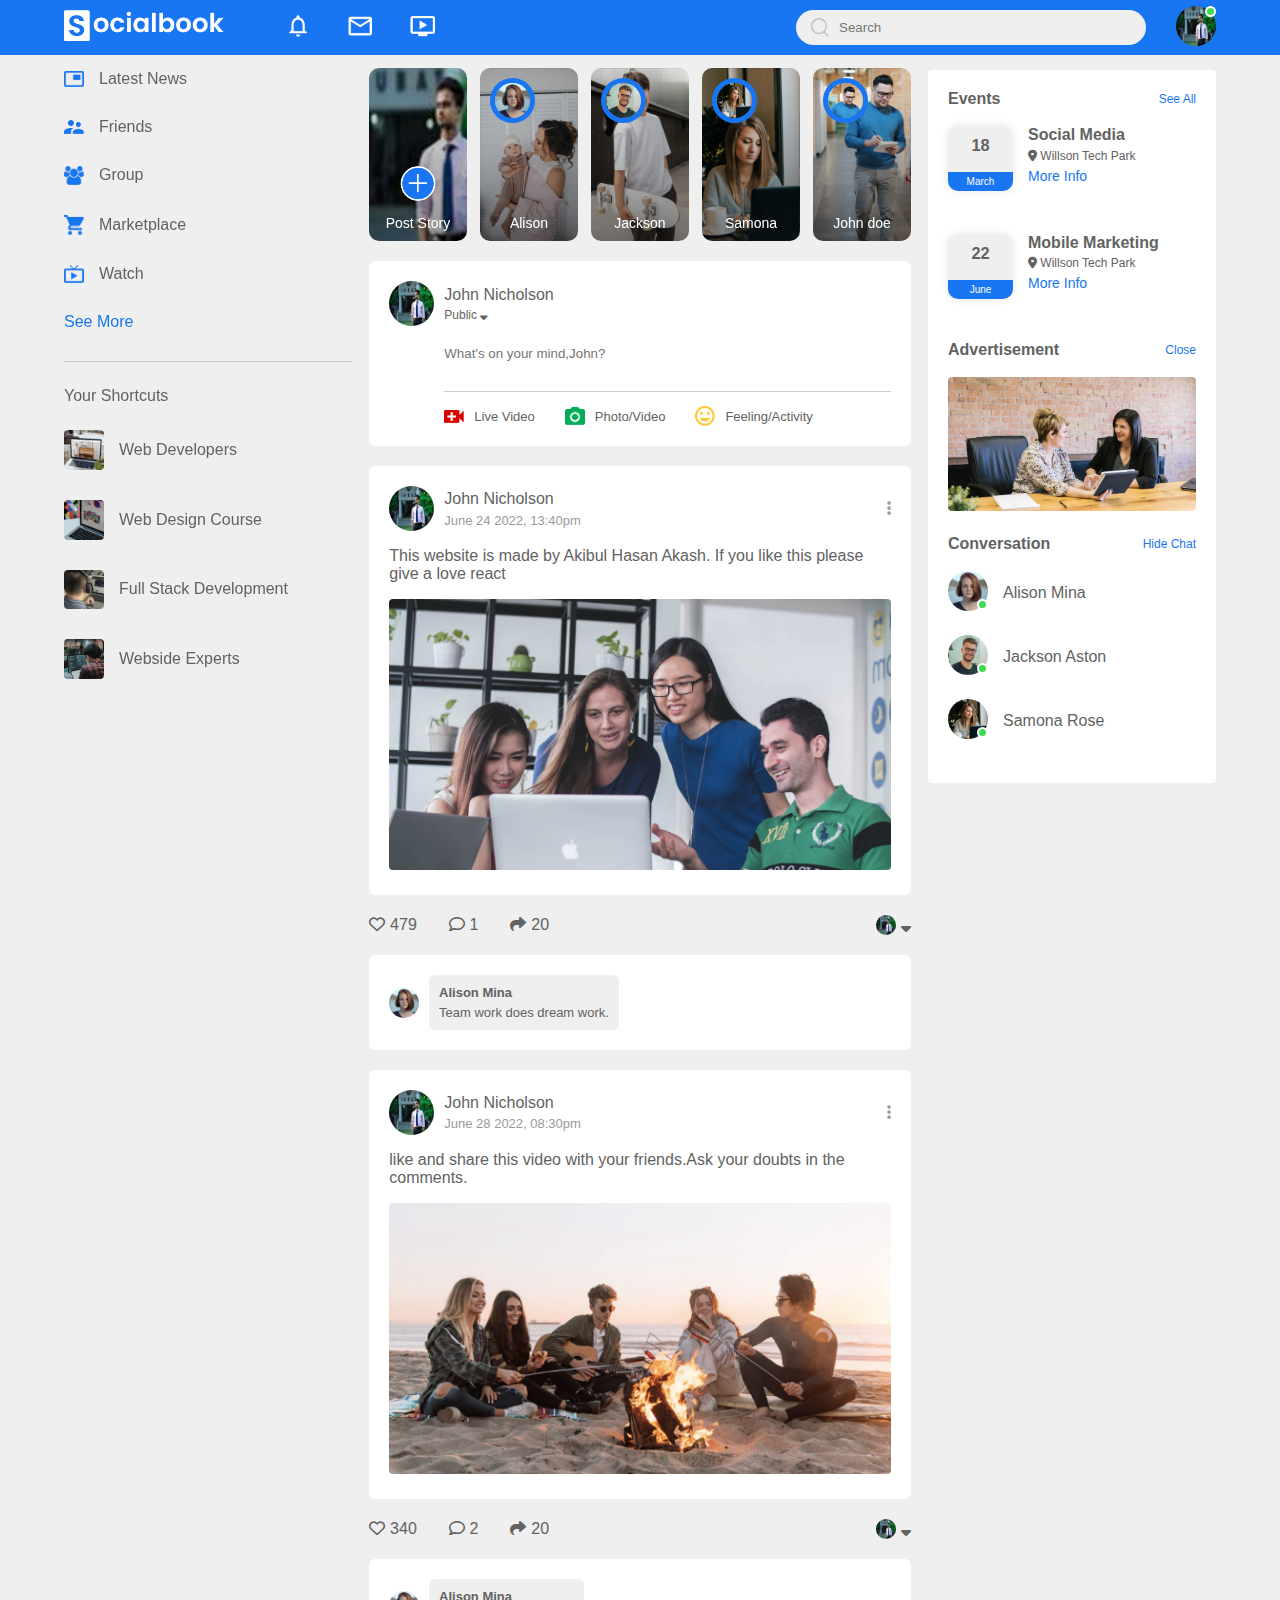
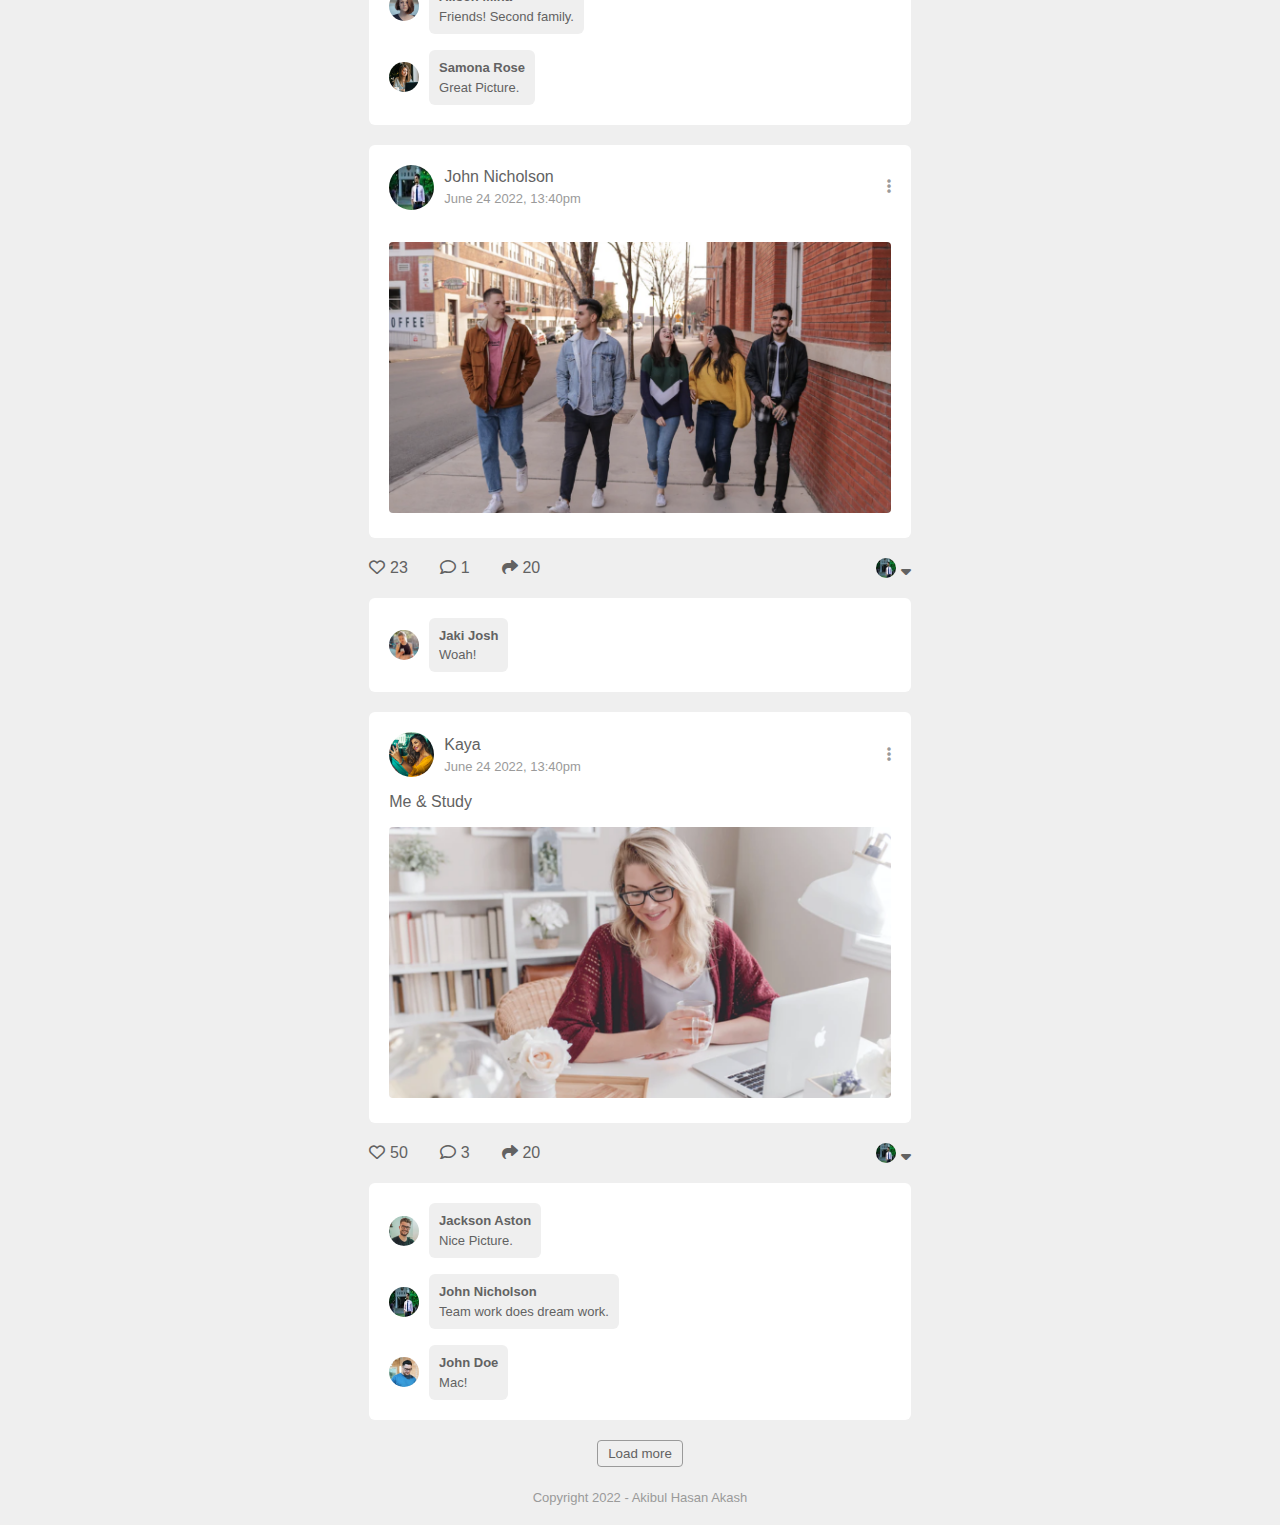
<file: index.html>
<!DOCTYPE html>
<html lang="en">

<head>
	<meta charset="utf-8" />
	<meta http-equiv="X-UA-Compatible" content="IE=edge" />
	<meta name="viewport" content="width=device-width,initial=1.0" />
	<title>SocialBook</title>
	<link rel="icon" type="image/svg+xml" href="images/favicon.svg" />
	<link rel="stylesheet" type="text/css" href="css/style.css" />
	<link rel="stylesheet" type="text/css"
		href="https://cdnjs.cloudflare.com/ajax/libs/font-awesome/6.2.0/css/all.min.css" />
</head>

<body>
	<nav>
		<div class="nav-left">
			<a href="index.html">
				<img src="images/logo.png" class="logo" />
			</a>
			<ul>
				<li><img src="images/notification.png" /></li>
				<li><img src="images/inbox.png" /></li>
				<li><img src="images/video.png" /></li>
			</ul>
		</div>
		<div class="nav-right">
			<div class="search-box">
				<img src="images/search.png" />
				<input type="text" placeholder="Search" />
			</div>
			<div class="nav-user-icon online" onclick="settingsMenuToggle()">
				<img src="images/profile-pic.png" />
			</div>
		</div>

		<!------- settings-menu ------------->
		<div class="settings-menu">
			<div id="dark-btn">
				<span></span>
			</div>

			<div class="settings-meni-inner">
				<div class="user-profile">
					<img src="images/profile-pic.png" />
					<div>
						<p>John Nicholson</p>
						<a href="profile.html">See your profile</a>
					</div>
				</div>
				<hr />

				<div class="user-profile">
					<img src="images/feedback.png" />
					<div>
						<p>Give Feedback</p>
						<a href="#">Help us to improve the new design</a>
					</div>
				</div>
				<hr />

				<div class="settings-link">
					<img src="images/setting.png" class="settings-icon" />
					<a href="#">Settings & Privacy<img src="images/arrow.png" width="10px" /></a>
				</div>
				<div class="settings-link">
					<img src="images/help.png" class="settings-icon" />
					<a href="#">Help & Support<img src="images/arrow.png" width="10px" /></a>
				</div>
				<div class="settings-link">
					<img src="images/display.png" class="settings-icon" />
					<a href="#">Display & Accessibility<img src="images/arrow.png" width="10px" /></a>
				</div>
				<div class="settings-link">
					<img src="images/logout.png" class="settings-icon" />
					<a href="#">Logout<img src="images/arrow.png" width="10px" /></a>
				</div>
			</div>
		</div>
	</nav>

	<div class="container">
		<!----------left-sidebar---------->
		<div class="left-sidebar">
			<div class="imp-link">
				<a href="#"><img src="images/news.png" />Latest News</a>
				<a href="#"><img src="images/friends.png" />Friends</a>
				<a href="#"><img src="images/group.png" />Group</a>
				<a href="#"><img src="images/marketplace.png" />Marketplace</a>
				<a href="#"><img src="images/watch.png" />Watch</a>
				<a href="#">See More</a>
			</div>

			<div class="shortcut-links">
				<p>Your Shortcuts</p>
				<a href="#"><img src="images/shortcut-1.png" /> Web Developers</a>
				<a href="#"><img src="images/shortcut-2.png" /> Web Design Course</a>
				<a href="#"><img src="images/shortcut-3.png" /> Full Stack Development</a>
				<a href="#"><img src="images/shortcut-4.png" /> Webside Experts</a>
			</div>
		</div>
		<!--------- main-content ---------->
		<div class="main-content">
			<div class="story-gallery">
				<div class="story story1">
					<img src="images/upload.png" />
					<p>Post Story</p>
				</div>
				<div class="story story2">
					<img src="images/member-1.png" />
					<p>Alison</p>
				</div>
				<div class="story story3">
					<img src="images/member-2.png" />
					<p>Jackson</p>
				</div>
				<div class="story story4">
					<img src="images/member-3.png" />
					<p>Samona</p>
				</div>
				<div class="story story5">
					<img src="images/member-4.png" />
					<p>John doe</p>
				</div>
			</div>

			<div class="write-post-container">
				<div class="user-profile">
					<img src="images/profile-pic.png" />
					<div>
						<p>John Nicholson</p>
						<small>Public <i class="fa-solid fa-sort-down"></i> </small>
					</div>
				</div>
				<div class="post-input-container">
					<textarea rows="3" placeholder="What's on your mind,John? "></textarea>
					<div class="add-post-links">
						<a href="#"><img src="images/live-video.png">Live Video</a>
							<a href="#"><img src="images/photo.png">Photo/Video</a>
							<a href="#"><img src="images/feeling.png">Feeling/Activity</a>
					</div>
				</div>
			</div>

			<div class="post-container">
				<div class="post-row">
					<div class="user-profile">
						<img src="images/profile-pic.png" />
						<div>
							<p>John Nicholson</p>
							<span>June 24 2022, 13:40pm</span>
						</div>
					</div>
					<a href="#"><i class="fa-solid fa-ellipsis-v"></i></a>
				</div>

				<p>
					This website is made by Akibul Hasan Akash. If you like this please
					give a love react
				</p>
				<img src="images/feed-image-1.png" class="post-img" />
			</div>

			<div class="post-row">
				<div class="activity-icons">
					<div>
						<i class="fa-regular fa-heart like-btn"></i> <span> 479 </span>
					</div>
					<div>
						<i class="fa-regular fa-comment comment-btn" data-target="cmnt-1"></i>
						<span> 1 </span>
					</div>
					<div>
						<i class="fa-solid fa-share share-btn"></i> <span> 20 </span>
					</div>
				</div>
				<div class="post-profile-icon">
					<img src="images/profile-pic.png" />
					<i class="fa-solid fa-sort-down"></i>
				</div>
			</div>
			<div class="comment-row">
				<div class="comment-box" id="cmnt-1">
					<input placeholder="Comment Here" type="text" />
					<span class="comment-submit-btn">Submit</span>
				</div>
				<div class="comments">
					<div class="prev-comment">
						<div class="post-profile-icon">
							<img src="images/member-1.png" />
						</div>
						<div class="right-half">
							<p>Alison Mina</p>
							<span>Team work does dream work.</span>
						</div>
					</div>
				</div>
			</div>

			<div class="post-container">
				<div class="post-row">
					<div class="user-profile">
						<img src="images/profile-pic.png" />
						<div>
							<p>John Nicholson</p>
							<span>June 28 2022, 08:30pm</span>
						</div>
					</div>
					<a href="#"><i class="fa-solid fa-ellipsis-v"></i></a>
				</div>

				<p>
					like and share this video with your friends.Ask your doubts in the
					comments.
				</p>
				<img src="images/feed-image-2.png" class="post-img" />
			</div>

			<div class="post-row">
				<div class="activity-icons">
					<div>
						<i class="fa-regular fa-heart like-btn"></i> <span> 340 </span>
					</div>
					<div>
						<i class="fa-regular fa-comment comment-btn" data-target="cmnt-2"></i>
						<span> 2 </span>
					</div>
					<div>
						<i class="fa-solid fa-share share-btn"></i> <span> 20 </span>
					</div>
				</div>
				<div class="post-profile-icon">
					<img src="images/profile-pic.png" />
					<i class="fa-solid fa-sort-down"></i>
				</div>
			</div>
			<div class="comment-row">
				<div class="comment-box" id="cmnt-2">
					<input placeholder="Comment Here" type="text" />
					<span class="comment-submit-btn">Submit</span>
				</div>
				<div class="comments">
					<div class="prev-comment">
						<div class="post-profile-icon">
							<img src="images/member-1.png" />
						</div>
						<div class="right-half">
							<p>Alison Mina</p>
							<span>Friends! Second family. </span>
						</div>
					</div>
					<div class="prev-comment">
						<div class="post-profile-icon">
							<img src="images/member-3.png" />
						</div>
						<div class="right-half">
							<p>Samona Rose</p>
							<span>Great Picture. </span>
						</div>
					</div>
				</div>
			</div>

			<div class="post-container">
				<div class="post-row">
					<div class="user-profile">
						<img src="images/profile-pic.png" />
						<div>
							<p>John Nicholson</p>
							<span>June 24 2022, 13:40pm</span>
						</div>
					</div>
					<a href="#"><i class="fa-solid fa-ellipsis-v"></i></a>
				</div>

				<p></p>
				<img src="images/feed-image-3.png" class="post-img" />
			</div>

			<div class="post-row">
				<div class="activity-icons">
					<div>
						<i class="fa-regular fa-heart like-btn"></i> <span> 23 </span>
					</div>
					<div>
						<i class="fa-regular fa-comment comment-btn" data-target="cmnt-3"></i>
						<span> 1 </span>
					</div>
					<div>
						<i class="fa-solid fa-share share-btn"></i> <span> 20 </span>
					</div>
				</div>
				<div class="post-profile-icon">
					<img src="images/profile-pic.png" />
					<i class="fa-solid fa-sort-down"></i>
				</div>
			</div>
			<div class="comment-row">
				<div class="comment-box" id="cmnt-3">
					<input placeholder="Comment Here" type="text" />
					<span class="comment-submit-btn">Submit</span>
				</div>
				<div class="comments">
					<div class="prev-comment">
						<div class="post-profile-icon">
							<img src="images/member-6.png" />
						</div>
						<div class="right-half">
							<p>Jaki Josh</p>
							<span>Woah!</span>
						  </div>
					</div>
				</div>
			</div>

			<div class="post-container">
				<div class="post-row">
					<div class="user-profile">
						<img src="images/member-8.png" />
						<div>
							<p>Kaya</p>
							<span>June 24 2022, 13:40pm</span>
						</div>
					</div>
					<a href="#"><i class="fa-solid fa-ellipsis-v"></i></a>
				</div>

				<p>Me & Study</p>
				<img src="images/feed-image-4.png" class="post-img" />
			</div>

			<div class="post-row">
				<div class="activity-icons">
					<div>
						<i class="fa-regular fa-heart like-btn"></i> <span> 50 </span>
					</div>
					<div>
						<i class="fa-regular fa-comment comment-btn" data-target="cmnt-4"></i>
						<span> 3 </span>
					</div>
					<div>
						<i class="fa-solid fa-share share-btn"></i> <span> 20 </span>
					</div>
				</div>
				<div class="post-profile-icon">
					<img src="images/profile-pic.png" />
					<i class="fa-solid fa-sort-down"></i>
				</div>
			</div>
			<div class="comment-row">
				<div class="comment-box" id="cmnt-4">
					<input placeholder="Comment Here" type="text" />
					<span class="comment-submit-btn">Submit</span>
				</div>
				<div class="comments">
					<div class="prev-comment">
						<div class="post-profile-icon">
							<img src="images/member-2.png" />
						</div>
						<div class="right-half">
							<p>Jackson Aston</p>
							<span>Nice Picture.</span>
						  </div>
					</div>
					<div class="prev-comment">
						<div class="post-profile-icon">
							<img src="images/profile-pic.png" />
						</div>
						<div class="right-half">
							<p>John Nicholson</p>
							<span>Team work does dream work.</span>
						  </div>
					</div>
					<div class="prev-comment">
						<div class="post-profile-icon">
							<img src="images/member-4.png" />
						</div>
						<div class="right-half">
							<p>John Doe</p>
							<span>Mac!</span>
						  </div>
					</div>
				</div>
			</div>


			<button type="button" class="load-more-button">Load more</button>
		</div>

		<!----------right-sidebar---------->
		<div class="right-sidebar">
			<div class="sidebar-title">
				<h4>Events</h4>
				<a href="#">See All</a>
			</div>

			<div class="event">
				<div class="left-event">
					<h3>18</h3>
					<span>March</span>
				</div>
				<div class="right-event">
					<h4>Social Media</h4>
					<p><i class="fa-solid fa-location-dot"></i> Willson Tech Park</p>
					<a href="#">More Info</a>
				</div>
			</div>
			<div class="event">
				<div class="left-event">
					<h3>22</h3>
					<span>June</span>
				</div>
				<div class="right-event">
					<h4>Mobile Marketing</h4>
					<p><i class="fa-solid fa-location-dot"></i> Willson Tech Park</p>
					<a href="#">More Info</a>
				</div>
			</div>
			<div class="sidebar-title">
				<h4>Advertisement</h4>
				<a href="#">Close</a>
			</div>
			<img src="images/advertisement.png" class="sidebar-ads" />

			<div class="sidebar-title">
				<h4>Conversation</h4>
				<a href="#">Hide Chat</a>
			</div>

			<div class="online-list">
				<div class="online">
					<img src="images/member-1.png" />
				</div>
				<p>Alison Mina</p>
			</div>
			<div class="online-list">
				<div class="online">
					<img src="images/member-2.png" />
				</div>
				<p>Jackson Aston</p>
			</div>
			<div class="online-list">
				<div class="online">
					<img src="images/member-3.png" />
				</div>
				<p>Samona Rose</p>
			</div>
		</div>
	</div>

	<div class="footer">
		<p>Copyright 2022 - Akibul Hasan Akash</p>
	</div>

	<script src="script.js"></script>
</body>

</html>
</file>
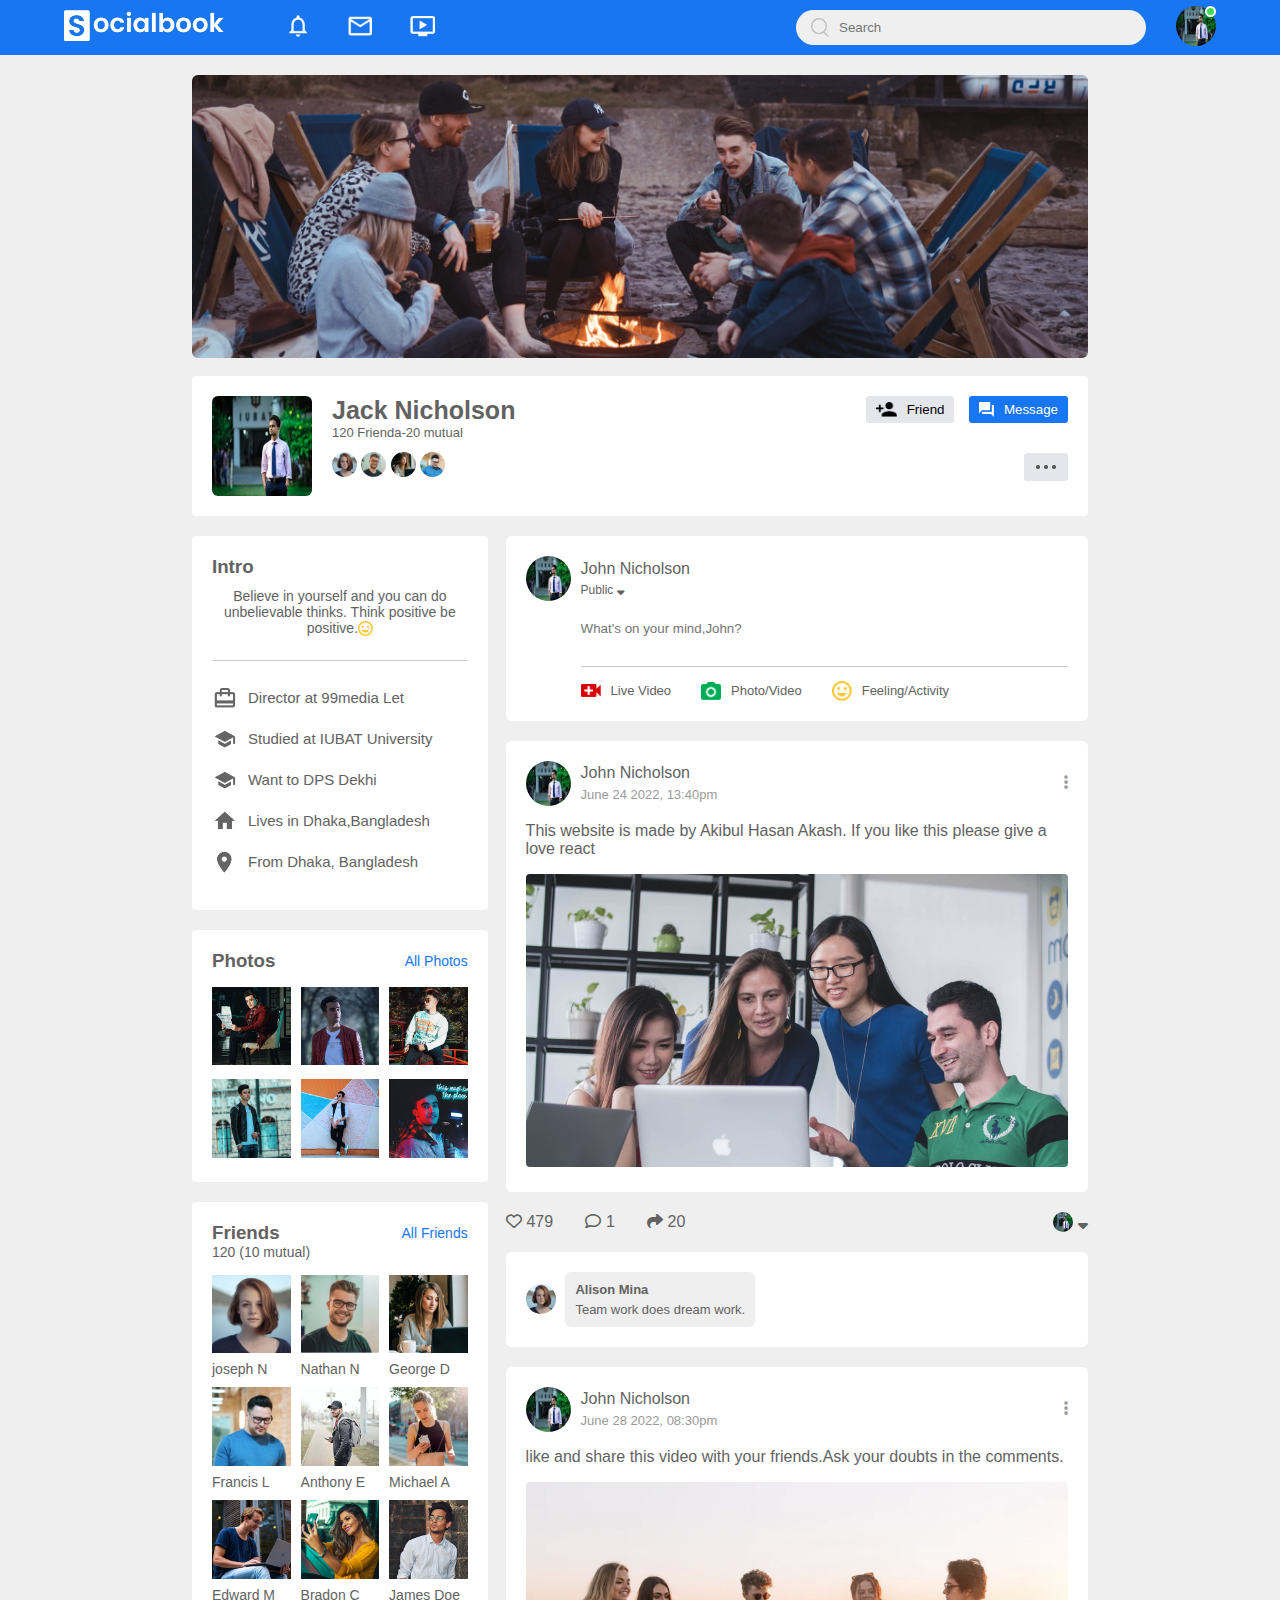
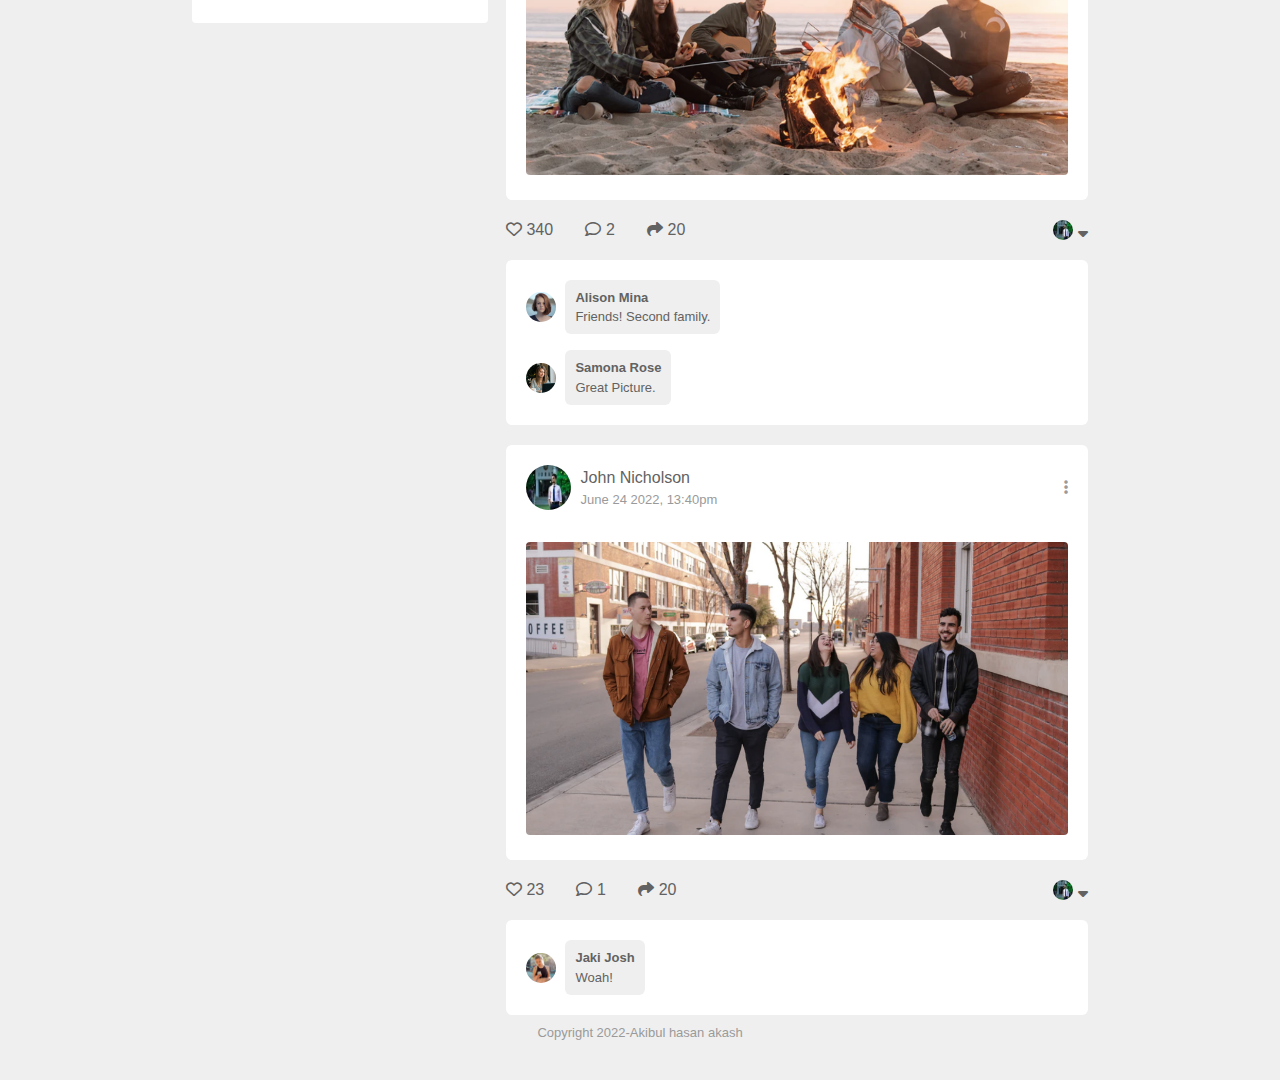
<file: profile.html>
<!DOCTYPE html>
<html lang="en">

<head>
	<meta charset="utf-8">
	<meta http-equiv="X-UA-Compatible" content="IE=edge">
	<meta name="viewport" content="width=device-width,initial=1.0">
	<title>Profilepage-SocialBook by akib</title>
	<link rel="stylesheet" type="text/css" href="css/style.css">
	<!-- <script src="https://kit.fontawesome.com/c4254e24a8.js"crossorigin="anonymous"></script> -->
	<link rel="stylesheet" type="text/css"
		href="https://cdnjs.cloudflare.com/ajax/libs/font-awesome/6.2.0/css/all.min.css">
</head>

<body>
	<nav>
		<div class="nav-left ">
			<a href="index.html">
				<img src="images/logo.png" class="logo">
			</a>
			<ul>
				<li><img src="images/notification.png"></li>
				<li><img src="images/inbox.png"></li>
				<li><img src="images/video.png"></li>
			</ul>
		</div>
		<div class="nav-right">
			<div class="search-box">
				<img src="images/search.png">
				<input type="text" placeholder="Search">
			</div>
			<div class="nav-user-icon online" onclick="settingsMenuToggle()">
				<img src="images/profile-pic.png">
			</div>

		</div>


		<!------- settings-menu ------------->
		<div class="settings-menu">

			<div id="dark-btn">
				<span></span>
			</div>


			<div class="settings-meni-inner">

				<div class="user-profile">
					<img src="images/profile-pic.png">
					<div>
						<p>John Nicholson</p>
						<a href="profile.html">See your profile</a>
					</div>
				</div>
				<hr>

				<div class="user-profile">
					<img src="images/feedback.png">
					<div>
						<p>Give Feedback</p>
						<a href="#">Help us to improve the new design</a>
					</div>
				</div>
				<hr>


				<div class="settings-link">
					<img src="images/setting.png" class="settings-icon">
					<a href="#">Settings & Privacy<img src="images/arrow.png" width="10px"></a>
				</div>
				<div class="settings-link">
					<img src="images/help.png" class="settings-icon">
					<a href="#">Help & Support<img src="images/arrow.png" width="10px"></a>
				</div>
				<div class="settings-link">
					<img src="images/display.png" class="settings-icon">
					<a href="#">Display & Accessibility<img src="images/arrow.png" width="10px"></a>
				</div>
				<div class="settings-link">
					<img src="images/logout.png" class="settings-icon">
					<a href="#">Logout<img src="images/arrow.png" width="10px"></a>
				</div>
			</div>


		</div>


	</nav>

	<!-- profilepage ------------->

	<div class="profile-container">
		<img src="images/cover.png" class="cover-img">
		<div class="profile-ditails">
			<div class="pd-left">
				<div class="pd-row">
					<img src="images/profile.png" class="pd-images">
					<div>
						<h3>Jack Nicholson</h3>
						<p>120 Frienda-20 mutual</p>
						<img src="images/member-1.png">
						<img src="images/member-2.png">
						<img src="images/member-3.png">
						<img src="images/member-4.png">
					</div>
				</div>
			</div>
			<div class="pd-right">


				<button type="button"><img src="images/add-friends.png">Friend</button>
				<button type="button"><img src="images/message.png">Message</button>
				<br>
				<a href=""><img src="images/more.png"></a>
			</div>

		</div>


		<div class="profile-info">
			<div class="info-cal">


				<div class="profile-intro">
					<h3>Intro</h3>
					<p class="intro-text">Believe in yourself and you can do unbelievable thinks. Think positive be
						positive.<img src="images/feeling.png"></p>
					<hr>
					<ul>
						<li><img src="images/profile-job.png"> Director at 99media Let</li>
						<li><img src="images/profile-study.png">Studied at IUBAT University</li>
						<li><img src="images/profile-study.png">Want to DPS Dekhi</li>
						<li><img src="images/profile-home.png">Lives in Dhaka,Bangladesh</li>
						<li><img src="images/profile-location.png">From Dhaka, Bangladesh</li>
					</ul>

				</div>


				<div class="profile-intro">
					<div class="titel-box">
						<h3>Photos</h3>
						<a href="">All Photos</a>
					</div>

					<div class="photo-box">
						<div><img src="images/photo1.png"></div>
						<div><img src="images/photo2.png"></div>
						<div><img src="images/photo3.png"></div>
						<div><img src="images/photo4.png"></div>
						<div><img src="images/photo5.png"></div>
						<div><img src="images/photo6.png"></div>
					</div>
				</div>


				<div class="profile-intro">
					<div class="titel-box">
						<h3>Friends</h3>
						<a href="">All Friends</a>
					</div>
					<p>120 (10 mutual)</p>
					<div class="friends-box">
						<div><img src="images/member-1.png">
							<p>joseph N</p>
						</div>
						<div><img src="images/member-2.png">
							<p>Nathan N</p>
						</div>
						<div><img src="images/member-3.png">
							<p>George D</p>
						</div>
						<div><img src="images/member-4.png">
							<p>Francis L</p>
						</div>
						<div><img src="images/member-5.png">
							<p>Anthony E</p>
						</div>
						<div><img src="images/member-6.png">
							<p>Michael A</p>
						</div>
						<div><img src="images/member-7.png">
							<p>Edward M</p>
						</div>
						<div><img src="images/member-8.png">
							<p>Bradon C</p>
						</div>
						<div><img src="images/member-9.png">
							<p>James Doe</p>
						</div>


					</div>
				</div>




			</div>
			<div class="post-cal">
				<div class="write-post-container">
					<div class="user-profile">
						<img src="images/profile-pic.png">
						<div>
							<p>John Nicholson</p>
							<small>Public <i class="fa-solid fa-sort-down"></i> </small>
						</div>
					</div>
					<div class="post-input-container">
						<textarea rows="3" placeholder="What's on your mind,John? "></textarea>
						<div class="add-post-links">
							<a href="#"><img src="images/live-video.png">Live Video</a>
							<a href="#"><img src="images/photo.png">Photo/Video</a>
							<a href="#"><img src="images/feeling.png">Feeling/Activity</a>

						</div>

					</div>
				</div>
				
				<div class="post-container">
					<div class="post-row">
						<div class="user-profile">
							<img src="images/profile-pic.png" />
							<div>
								<p>John Nicholson</p>
								<span>June 24 2022, 13:40pm</span>
							</div>
						</div>
						<a href="#"><i class="fa-solid fa-ellipsis-v"></i></a>
					</div>
	
					<p>
						This website is made by Akibul Hasan Akash. If you like this please
						give a love react
					</p>
					<img src="images/feed-image-1.png" class="post-img" />
				</div>
	
				<div class="post-row">
					<div class="activity-icons">
						<div>
							<i class="fa-regular fa-heart like-btn"></i> <span> 479 </span>
						</div>
						<div>
							<i class="fa-regular fa-comment comment-btn" data-target="cmnt-1"></i>
							<span> 1 </span>
						</div>
						<div>
							<i class="fa-solid fa-share share-btn"></i> <span> 20 </span>
						</div>
					</div>
					<div class="post-profile-icon">
						<img src="images/profile-pic.png" />
						<i class="fa-solid fa-sort-down"></i>
					</div>
				</div>
				<div class="comment-row">
					<div class="comment-box" id="cmnt-1">
						<input placeholder="Comment Here" type="text" />
						<span class="comment-submit-btn">Submit</span>
					</div>
					<div class="comments">
						<div class="prev-comment">
							<div class="post-profile-icon">
								<img src="images/member-1.png" />
							</div>
							<div class="right-half">
								<p>Alison Mina</p>
								<span>Team work does dream work.</span>
							</div>
						</div>
					</div>
				</div>
	
				<div class="post-container">
					<div class="post-row">
						<div class="user-profile">
							<img src="images/profile-pic.png" />
							<div>
								<p>John Nicholson</p>
								<span>June 28 2022, 08:30pm</span>
							</div>
						</div>
						<a href="#"><i class="fa-solid fa-ellipsis-v"></i></a>
					</div>
	
					<p>
						like and share this video with your friends.Ask your doubts in the
						comments.
					</p>
					<img src="images/feed-image-2.png" class="post-img" />
				</div>
	
				<div class="post-row">
					<div class="activity-icons">
						<div>
							<i class="fa-regular fa-heart like-btn"></i> <span> 340 </span>
						</div>
						<div>
							<i class="fa-regular fa-comment comment-btn" data-target="cmnt-2"></i>
							<span> 2 </span>
						</div>
						<div>
							<i class="fa-solid fa-share share-btn"></i> <span> 20 </span>
						</div>
					</div>
					<div class="post-profile-icon">
						<img src="images/profile-pic.png" />
						<i class="fa-solid fa-sort-down"></i>
					</div>
				</div>
				<div class="comment-row">
					<div class="comment-box" id="cmnt-2">
						<input placeholder="Comment Here" type="text" />
						<span class="comment-submit-btn">Submit</span>
					</div>
					<div class="comments">
						<div class="prev-comment">
							<div class="post-profile-icon">
								<img src="images/member-1.png" />
							</div>
							<div class="right-half">
								<p>Alison Mina</p>
								<span>Friends! Second family. </span>
							</div>
						</div>
						<div class="prev-comment">
							<div class="post-profile-icon">
								<img src="images/member-3.png" />
							</div>
							<div class="right-half">
								<p>Samona Rose</p>
								<span>Great Picture. </span>
							</div>
						</div>
					</div>
				</div>
	
				<div class="post-container">
					<div class="post-row">
						<div class="user-profile">
							<img src="images/profile-pic.png" />
							<div>
								<p>John Nicholson</p>
								<span>June 24 2022, 13:40pm</span>
							</div>
						</div>
						<a href="#"><i class="fa-solid fa-ellipsis-v"></i></a>
					</div>
	
					<p></p>
					<img src="images/feed-image-3.png" class="post-img" />
				</div>
	
				<div class="post-row">
					<div class="activity-icons">
						<div>
							<i class="fa-regular fa-heart like-btn"></i> <span> 23 </span>
						</div>
						<div>
							<i class="fa-regular fa-comment comment-btn" data-target="cmnt-3"></i>
							<span> 1 </span>
						</div>
						<div>
							<i class="fa-solid fa-share share-btn"></i> <span> 20 </span>
						</div>
					</div>
					<div class="post-profile-icon">
						<img src="images/profile-pic.png" />
						<i class="fa-solid fa-sort-down"></i>
					</div>
				</div>
				<div class="comment-row">
					<div class="comment-box" id="cmnt-3">
						<input placeholder="Comment Here" type="text" />
						<span class="comment-submit-btn">Submit</span>
					</div>
					<div class="comments">
						<div class="prev-comment">
							<div class="post-profile-icon">
								<img src="images/member-6.png" />
							</div>
							<div class="right-half">
								<p>Jaki Josh</p>
								<span>Woah!</span>
							  </div>
						</div>
					</div>
				</div>

			</div>
		</div>

		<div class="footer">
			<p>Copyright 2022-Akibul hasan akash</p>

		</div>

		<script src="script.js"></script>
</body>

</html>
</file>
<file: css/style.css>
*{
	margin: 0;
	padding: 0;
	font-family: 'poppins',sans-serif;
	box-sizing: border-box;	
}



:root{
	--body-color:#efefef;
	--nav-color:#1876f2 ;
	--bg-color: #fff;
	--text-color: #626262;
}

.dark-theme{
	--body-color:#0a0a0a;
	--nav-color: #000;
	--bg-color: rgb(27, 27, 27);
	--text-color: #efefef;
}
body{
	background: var(--body-color);
	transition: background 0.3s;
}
nav{
	display: flex;
	align-items: center;
	justify-content: space-between;
	background: var(--nav-color);
	padding: 5px 5%;
	position: sticky;
	top: 0;
	z-index: 100;
}
.logo{
	width: 160px;
	margin-right: 45px;
}
.nav-left,.nav-right{
	display: flex;
	align-items: center;
}
.nav-left ul li{
	list-style: none;
	display: inline-block;
}
.nav-left ul li img{
	width: 28px;
	margin: 0 15px;
}
.nav-user-icon img{
	width: 40px;
	border-radius: 50%;
	cursor: pointer;
}
.nav-user-icon{
	margin-left: 30px;
}
.search-box{
	background: #efefef;
	width: 350px;
	border-radius: 20px;
	display: flex;
	align-items: center;
	padding: 0 15px;
}
.search-box img{
	width: 18px;
}
.search-box input{
	width: 100%;
	background: transparent;
	padding: 10px;
	outline: none;
	border: 0;
}
.online{
	position: relative;
}
.online::after{
	content:'';
	width: 7px;
	height: 7px;
	border: 2px solid #fff;
	border-radius: 50%;
	background: #41db51;
	position: absolute;
	top: 0;
	right: 0;
}
.container{
	display: flex;
	justify-content: space-between;
	padding: 13px 5%;
}
.left-sidebar{
	flex-basis:25%;
	position: sticky;
	top: 70px;
	align-self: flex-start;

}
.right-sidebar{
	flex-basis:25%;
	position: sticky;
	top: 70px;
	align-self: flex-start;
	background: var(--bg-color);
	padding: 20px ;
	border-radius: 4px;
	color: var(--text-color);

}
.main-content{
    flex-basis: 47%;

}
.imp-link a,.shortcut-links a{
	text-decoration: none;
	display: flex;
	align-items: center;
	margin-bottom:30px ;
	color: var(--text-color);
	width: fit-content;
}
.imp-link a img{
	width: 20px;
	margin-right:15px ;

}
.imp-link a:last-child{
	color: #1876f2;

}
.imp-link{
	border-bottom: 1px solid #ccc;
}
.shortcut-links a img{
	width: 40px;
	border-radius: 4px;
	margin-right: 15px; 
}
.shortcut-links p{
	margin: 25px 0;
	color: var(--text-color);
	font-weight:500;
}
.sidebar-title{
	display: flex;
	align-items: center;
	justify-content: space-between;
	margin-bottom: 18px;
}
.right-sidebar h4{
	font-weight: 600;
	font-size: 16px;
}
.sidebar-title a{
	text-decoration: none;
	color: #1876f2;
	font-size: 12px;
}
.event{
	display: flex;
	font-size: 14px;
	margin-bottom: 20px;

}
.left-event{
	border-radius: 10px;
	height: 65px;
	width: 65px;
	margin-right: 15px;
	padding-top:10px;
	text-align:center;
	position: relative;
	overflow: hidden;
	box-shadow: 0 0 10px rgba(0, 0, 0, 0.1);
	background: var(--body-color);
}
.event p{
	font-size: 12px;
}
.left-event a{
	font-size: 12px;
	text-decoration: none;
	color: #1876f2;
}
.left-event span{
	position: absolute;
    bottom: 0;
    left: 0;
    width: 100%;
    background:#1876f2;
    color: #fff;
    font-size:10px;
    padding: 4px 0;
}
.right-event{
	display: grid;
	row-gap: 0.3rem;
}
.right-event a{
	text-decoration: none;
    display: flex;
    align-items: center;
    margin-bottom: 30px;
    color: #1876f2;
    width: fit-content;
}
.sidebar-ads{
	width: 100%;
	margin-bottom: 20px;
	border-radius: 4px;
}
.online-list{
	display: flex;
	align-items: center;
	margin-bottom: 20px;	
}
.online-list .online img{
	width: 40px;
	border-radius: 50%;

}
.online-list .online{
	width: 40px;
	border-radius: 50%;
	margin-right: 15px;

}
.online-list .online::after{
	top: unset;
	bottom: 5px;
}
.story-gallery{
	display:flex ;
	justify-content: space-between;
	margin-bottom: 20px;
}
.story {
    flex-basis: 18%;
    padding-top: 32%;
    position: relative;
    background-position: center;
    background-size: cover;	
    border-radius: 10px;
}
.story img{
	position: absolute;
	width: 45px;
	border-radius: 50%;
	top: 10px;
	left: 10px;
	border: 5px solid #1876f2;
}
.story p{
	position: absolute;
	bottom: 10px;
	width: 100%;
	text-align: center;
	color: #fff;
	font-size: 14px;

}
.story1{
	background-image:linear-gradient(transparent,rgba(0, 0, 0, 0.5)), url(../images/status-1.png);
	background-size: 250px 250px;
}
.story2{
	background-image:linear-gradient(transparent,rgba(0, 0, 0, 0.5)), url(../images/status-2.png);
}
.story3{
	background-image:linear-gradient(transparent,rgba(0, 0, 0, 0.5)), url(../images/status-3.png);
}
.story4{
	background-image:linear-gradient(transparent,rgba(0, 0, 0, 0.5)), url(../images/status-4.png);
}
.story5{
	background-image:linear-gradient(transparent,rgba(0, 0, 0, 0.5)), url(../images/status-5.png);
}
.story.story1 img{
	top: unset;
	left: 50%;
	bottom: 40px;
	transform: translate(-50%);
	border: 0;
	width: 35px;

}
.write-post-container{
	width: 100%;
	background: var(--bg-color);
	border-radius: 6px;
	padding: 20px;
	color: #626262;
}
.user-profile{
	display: flex;
	align-items: center;
}
.user-profile img{
	width: 45px;
	border-radius: 50%;
	margin-right: 10px;
}
.user-profile p{
	margin-bottom: -5px;
	font-weight: 500;
	color: var(--text-color);
}
.user-profile small{
	font-size: 12px;

}
.post-input-container{
	padding-left: 55px;
	padding-top: 20px;
}
.post-input-container textarea{
	width: 100%;
	border: 0;
	outline: 0;
	border-bottom:1px solid #ccc;
	background: transparent;
	resize: none;
}
.add-post-links{
	display: flex;
	margin-top: 10px;

}
.add-post-links a{
	text-decoration: none;
	display: flex;
	align-items:center;
	color: var(--text-color);
	margin-right: 30px;
	font-size: 13px;
}
.add-post-links a img{
	width: 20px;
	margin-right: 10px;

}
.post-container {
    width: 100%;
    background: var(--bg-color);
    border-radius: 6px;
    padding: 20px;
    color: var(--text-color);
    margin: 20px 0;
    row-gap: 1rem;
    display: grid;
}
.user-profile span{
	font-size: 13px;
	color: #9a9a9a;

}
.user-profile>div{
	display: grid;
	row-gap: 0.6rem;
}
.post-img{
	width: 100%;
	border-radius: 4px;
	margin-bottom: 5px;
}
.post-row{
	display: flex;
	align-items: center;
	justify-content: space-between;
}
.activity-icons{
    display: grid;
	grid-template-columns: repeat(3,auto);
	column-gap: 2rem;
	color: var(--text-color);
}
.activity-icons div{
	display: grid;
	grid-template-columns: repeat(2,auto);
	column-gap: 0.3rem;
	cursor: pointer;
}
.post-profile-icon{
	display: flex;
	align-items: center;
	color: var(--text-color);
}

.post-profile-icon img{
	width: 20px;
	border-radius: 50%;
	margin-right: 5px;
}
.post-row a{
	color: #9a9a9a;

}
.comment-row{
	width: 100%;
	position: relative;
	margin: auto;
	background: var(--bg-color);
	padding: 10px 20px;
	margin-top: 20px;
	border-radius: 6px;
}
.comment-row  .comment-box{
	position: relative;
	display: none;
}
.comment-row  .comment-box.show{
	position: relative;
	display: block;
}
.comment-row .comment-box input{
	width: 100%;
	padding: 10px;
	border-radius: 6px;
	outline: none;
	border: none;
	background: var(--body-color);
	color: var(--text-color);
}
.comment-row .comment-box .comment-submit-btn{
	position: absolute;
	top: 50%;
	transform: translateY(-50%);
	right: 15px;
	font-size: 0.9rem;
	display: inline;
	cursor: pointer;
	color: var(--text-color);
	font-weight: bolder;
	background: var(--body-color);
	padding: 0 20px;
}
.comment-row .comments {
	display: grid;
	row-gap: 1rem;
	margin: 10px 0;
}
.comment-row .comments .prev-comment{
	display: flex;
	column-gap: 0.3rem;
}
.comment-row .comments .prev-comment .post-profile-icon img{
	width: 30px;
}
.comment-row .comments .prev-comment .right-half{
	font-size: 13px;
	color: var(--text-color);
	background: var(--body-color);
	border-radius: 6px;
	padding: 10px;
	display: grid;
	row-gap: 0.3rem;
}
.comment-row .comments .prev-comment .right-half p{
	font-weight: bold;
}

.load-more-button{
	display: block;
	margin: auto;
	cursor: pointer;
	padding: 5px 10px;
	border: 1px solid #9a9a9a;
	color: var(--text-color);
	background: transparent;
	border-radius: 4px;
	margin-top: 20px;
}
.footer{
	text-align: center;
	color: #9a9a9a;
	padding: 10px 0 20px;
	font-size: 13px;


}
.settings-menu{
   position: absolute;
   width: 90%;
   max-width: 350px;
   background: var(--bg-color);
   box-shadow: 0 0 10px rgba(0, 0, 0, 0.4);
   border-radius:4px;
   overflow: hidden;
   top: 108%;
   right: 5%;
   max-height: 0;
   transition: max-hight 0.3s;


}
.settings-menu-hight{

	max-height: 450px;
} 


.user-profile a{
	font-size: 12px;
	color: #1876f2;
	text-decoration: none;
}
.settings-meni-inner{
	padding: 20px;

}
.settings-menu hr{
	border: 0;
	height: 1px;
	background: #9a9a9a;
	margin: 15px 0;
}
.settings-link{
	display: flex;
	align-items: center;
	margin: 15px 0;

}
.settings-link .settings-icon{
	width: 38px;
	margin-right: 10px;
	border-radius: 50%;
}
.settings-link a{
	display: flex;
	flex: 1;
	align-items: center;
	justify-content: space-between;
	text-decoration: none;
	color: var(--text-color);
}
#dark-btn{
	position: absolute;
	top: 20px;
	right: 20px;
	background: #ccc;
	width: 45px;
	border-radius: 15px;
	padding: 2px 3px;
	cursor: pointer;
	display: flex;
	transition: padding-left 0.5s,background 0.5s;
}
#dark-btn span{
	width: 18px;
	height: 18px;
	background: #fff;
	border-radius: 50%;
	display: inline-block;

}
#dark-btn.dark-btn-on{
	padding-left: 23px;
}


  /*--------profilepage----------*/


.profile-container{
	padding:20px 15% ;
	color: var(--text-color);

}
.cover-img{
	width: 100%;
	border-radius: 6px;
	margin-bottom: 14px;
}
.profile-ditails{
	background: var(--bg-color);
	padding: 20px;
	border-radius: 4px;
	display: flex;
	align-items: flex-start;
	justify-content: space-between;
}
.pd-row{
	display: flex;
	align-items: flex-start;
}
.pd-images{
	width: 100px;
	margin-right: 20px;
	border-radius:6px ;
}
.pd-row div h3{
	font-size: 25px;
	font-weight: 600;

}
.pd-row div p{
	font-size: 13px;

}
.pd-row div img{
	width: 25px;
	border-radius: 50%;
	margin-top: 12px;
}
.pd-right button{
	background: #1876f2;
	border: 0;
	outline: 0;
	padding: 6px 10px;
	display: inline-flex;
	align-items:center ;
	color:#fff ;
	border-radius: 3px;
	margin-left: 10px;
	cursor: pointer;
}
.pd-right button img{
	height: 15px;
	margin-right: 10px;

}
.pd-right button:first-child{
	background: #e4e6eb;
	color:#000;
}
.pd-right{
	text-align: right;
}
.pd-right a{
	background:#e4e6eb;
	border-radius: 3px;
	padding: 12px;
	display: inline-flex;
	margin-top: 30px;
}
.pd-right a img{
	width: 20px;
}
.profile-info{
	display: flex;
	align-self: flex-start;
	justify-content: space-between;
	margin-top: 20px;
}
.info-cal{
    flex-basis: 33%;
}
.post-cal{
	flex-basis: 65%;
}
.profile-intro{
	background: var(--bg-color);
	padding: 20px;
	margin-bottom: 20px;
	border-radius: 4px;
}
.profile-intro h3{
	font-weight: 600;
}
.intro-text{
	text-align: center;
	margin: 10px 0;
	font-size: 15px;
}
.intro-text img{
 	width: 15px;
 	margin-bottom: -3px;
}
.profile-intro hr{
	border: 0;
	height: 1px;
	background: #ccc;
	margin:24px 0;

}
.profile-intro ul li{
	list-style: none;
	font-size: 15px;
	margin: 15px 0;
	display: flex;
	align-items: center;
}
.profile-intro ul li img{
	width: 26px;
	margin-right:10px;
}
.titel-box{
	display: flex;
	align-items: center;
	justify-content: space-between;
}
.titel-box a{
	text-decoration: none;
	color: #1876f2;
	font-size: 14px;
}
.photo-box{
	display: grid;
	grid-template-columns: repeat(3,auto);
	grid-gap:10px;
	margin-top: 15px;


}
.photo-box div img{
	width: 100%;
	cursor: pointer;
}
.profile-intro p{
	font-size: 14px;

}
.friends-box{
	display: grid;
	grid-template-columns: repeat(3,auto);
	grid-gap:10px;
	margin-top: 15px;
}
.friends-box div img{
	width: 100%;
	cursor: pointer;
	padding-bottom:20px;
}
.friends-box div{
	position: relative;
}
.friends-box p{
	position: absolute;
	bottom: 0;
	left: 0;
}



/*----------media query for home page------------*/

@media(max-width: 900px){
	.right-sidebar{
		display: none;
	}
	.left-sidebar{
		display: none;
	}
	nav{
		flex-wrap: wrap;
	}
	.search-box{
		display: none;
	}
	.logo{
		width: 110px;
		margin-right: 20px;
	}
	.nav-left ul li img {
		width: 20px;
		margin: 0 8px;
	}
	.nav-user-icon img{
		width: 30px;
	}
	.nav-user-icon{
		margin-left: 0;
	}
	.add-post-links{
		flex-wrap: wrap;
	}
	.main-content{
		flex-basis: 100%;
	}
	.story img{
		width: 30px;
		border-width: 3px;
	}
	.story p{
		font-size:10px;
	}
	.story.story1 img{
		width: 25px;
		bottom:30px ;
	}
	.add-post-links a{
		margin-right: 12px;
		font-size: 9px;
	}
	.add-post-links a img{
		width:16px;
		margin-right: 5px;
	}
	.post-input-container{
		padding-left: 0;
	}
	


}


/*---------media query for profile page-----------*/


@media(max-width: 900px){
	.profile-container{
		padding: 20px 5%;
	}
	.profile-ditails{
		flex-wrap: wrap;
	}
	.pd-right {
		text-align: left;
		margin-top: 15px;
	}
	.pd-right button {
		margin-left: 0;
		margin-right: 10px;

	}
	.pd-row div h3{
		font-size: 16px;
	}
	.profile-info{
		flex-wrap: wrap;
	}
	.info-cal,.post-cal{
		flex-basis: 100%;
	}
}
</file>
